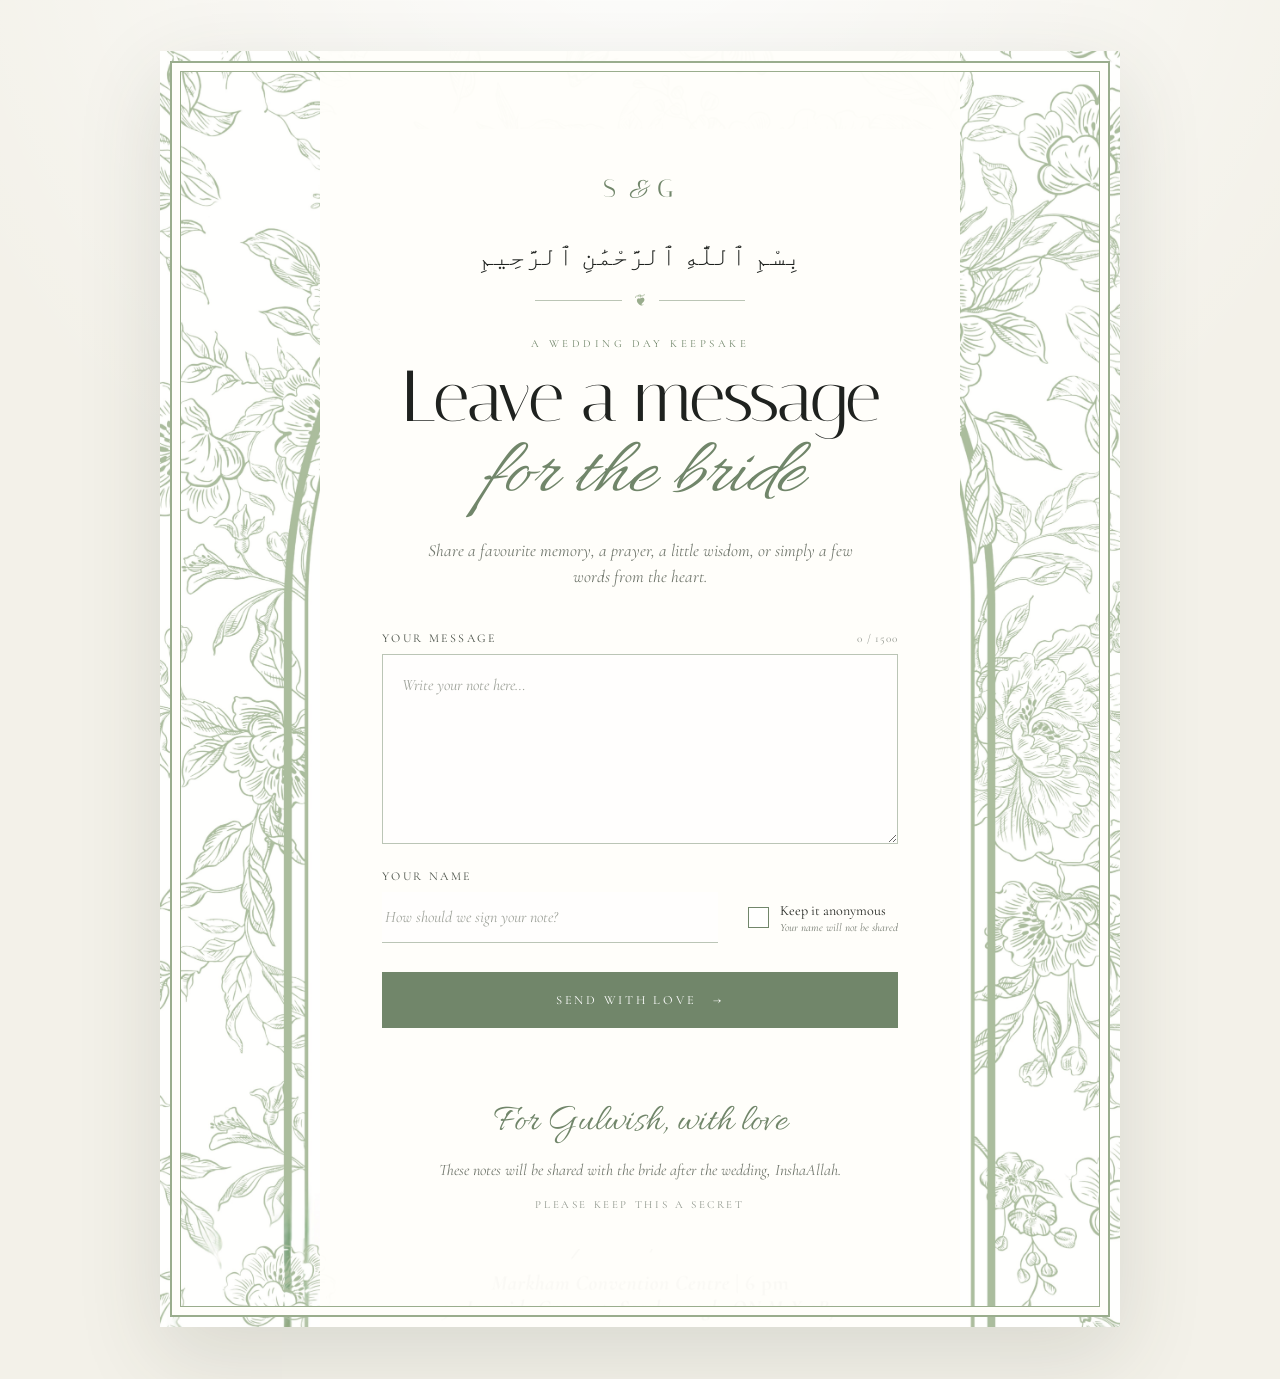
<file: messages/index.html>
<!doctype html>
<html lang="en">
  <head>
    <meta charset="utf-8">
    <meta name="viewport" content="width=device-width, initial-scale=1">
    <meta name="theme-color" content="#f7f5ee">
    <title>Surprise for the Bride</title>
    <link rel="preconnect" href="https://fonts.googleapis.com">
    <link rel="preconnect" href="https://fonts.gstatic.com" crossorigin>
    <link href="https://fonts.googleapis.com/css2?family=Allura&family=Cormorant+Garamond:ital,wght@0,400;0,500;0,600;1,400;1,500&family=Italiana&display=swap" rel="stylesheet">
    <link rel="stylesheet" href="../messages.css?v=20260821a">
  </head>
  <body>
    <main class="page-shell">
      <section class="stationery" aria-label="Bride message form">
        <div class="stationery-inner">
          <header class="invitation-header">
            <p class="monogram" aria-label="Shaheer and Gulwish"><span>S</span><i>&amp;</i><span>G</span></p>
            <p class="bismillah" lang="ar" dir="rtl">بِسْمِ ٱللَّٰهِ ٱلرَّحْمَٰنِ ٱلرَّحِيمِ</p>
            <div class="botanical-rule" aria-hidden="true"><span>❦</span></div>
            <p class="kicker">A WEDDING DAY KEEPSAKE</p>
            <h1><span>Leave a message</span><em>for the bride</em></h1>
            <p class="introduction">Share a favourite memory, a prayer, a little wisdom, or simply a few words from the heart.</p>
          </header>

          <form id="messageForm" class="message-form">
            <div class="field-group message-field">
              <div class="label-row">
                <label for="message">Your message</label>
                <span id="messageCount" class="character-count" aria-live="polite">0 / 1500</span>
              </div>
              <textarea id="message" name="message" maxlength="1500" placeholder="Write your note here…" required></textarea>
            </div>

            <div class="identity-row">
              <div class="field-group name-group">
                <label for="name">Your name</label>
                <input id="name" name="name" type="text" maxlength="80" autocomplete="name" placeholder="How should we sign your note?">
              </div>

              <label class="anonymous-choice">
                <input id="anonymous" name="anonymous" type="checkbox">
                <span class="checkmark" aria-hidden="true"></span>
                <span class="anonymous-copy"><strong>Keep it anonymous</strong><small>Your name will not be shared</small></span>
              </label>
            </div>

            <button id="submitButton" type="submit"><span>Send with love</span><span aria-hidden="true">→</span></button>
            <p id="status" class="status" role="status" aria-live="polite"></p>
          </form>

          <footer class="invitation-footer">
            <p class="sign-off">For Gulwish, with love</p>
            <p>These notes will be shared with the bride after the wedding, InshaAllah.</p>
            <p class="secret-note">PLEASE KEEP THIS A SECRET</p>
          </footer>
        </div>
      </section>
    </main>

    <script>window.MESSAGES_CONFIG = { GOOGLE_SCRIPT_URL: "https://script.google.com/macros/s/AKfycbzR0C3f7CD_k56DmHD6vDjOwSdDDGbOG5ZdrrQ94lF_8BxwGDfL5MnVBjAroQpxLgRU8g/exec" };</script>
    <script src="../messages.js?v=20260820a"></script>
  </body>
</html>
</file>
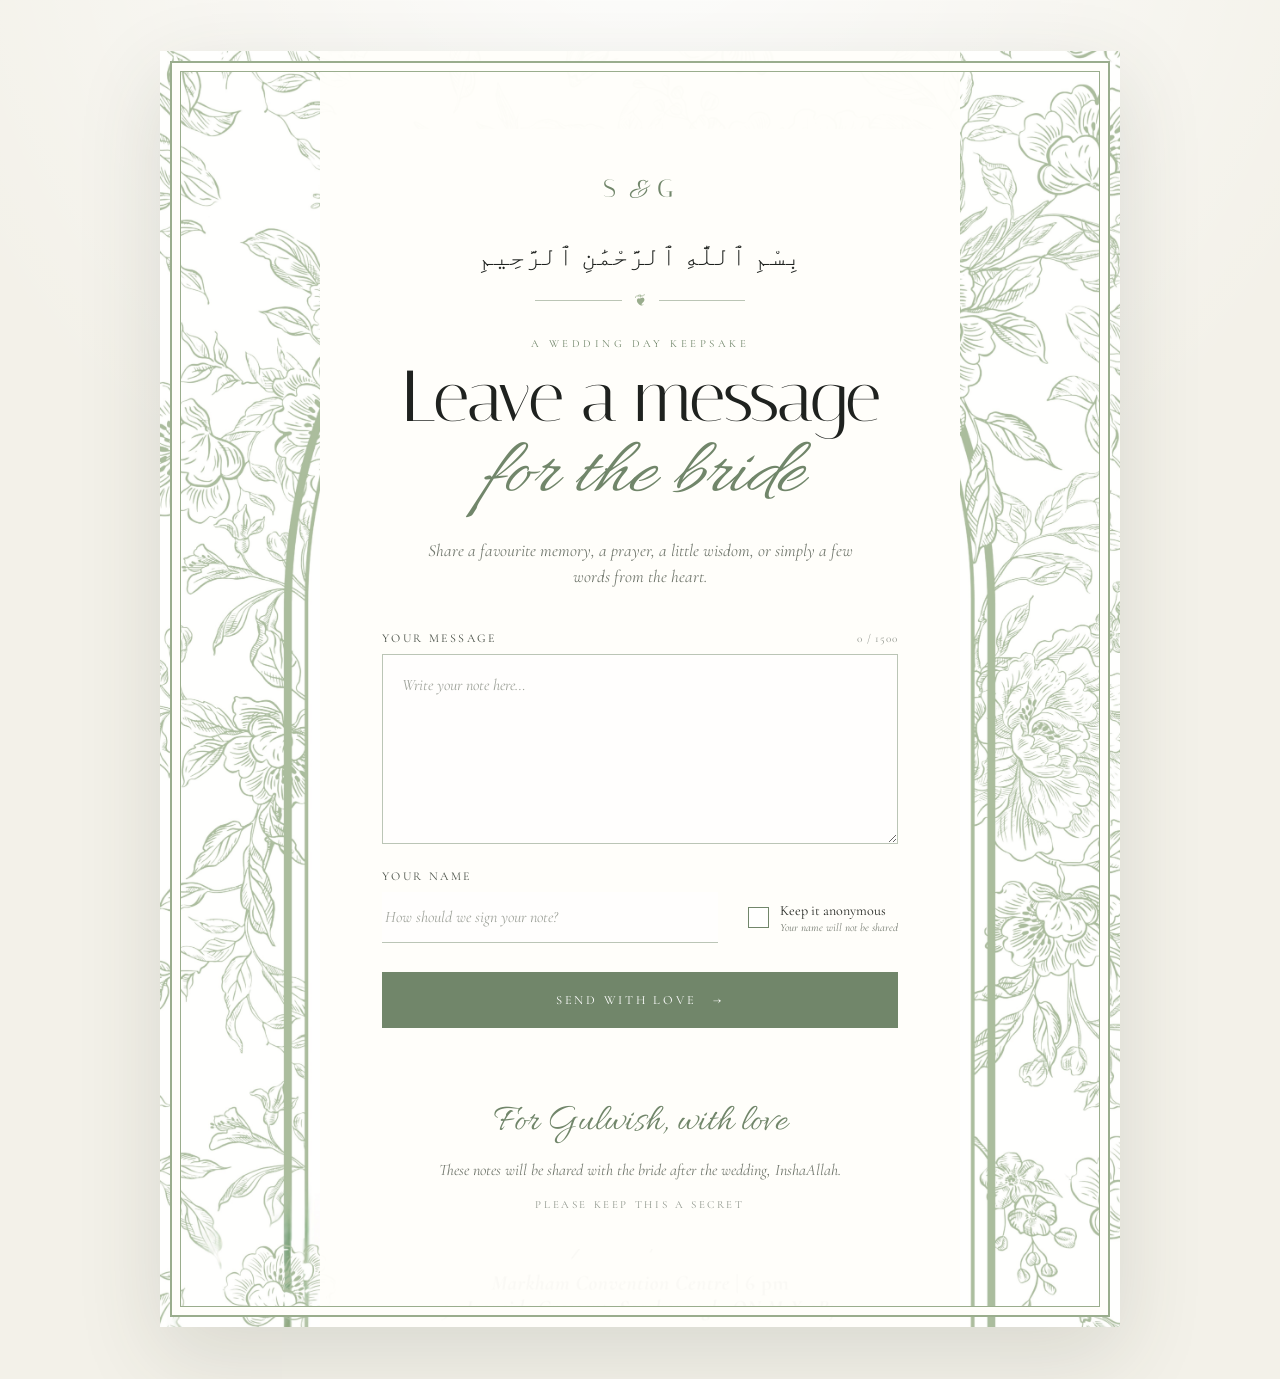
<file: messages.html>
<!doctype html>
<html lang="en">
  <head>
    <meta charset="utf-8">
    <meta name="viewport" content="width=device-width, initial-scale=1">
    <meta name="theme-color" content="#f7f5ee">
    <title>Surprise for the Bride</title>
    <link rel="preconnect" href="https://fonts.googleapis.com">
    <link rel="preconnect" href="https://fonts.gstatic.com" crossorigin>
    <link href="https://fonts.googleapis.com/css2?family=Allura&family=Cormorant+Garamond:ital,wght@0,400;0,500;0,600;1,400;1,500&family=Italiana&display=swap" rel="stylesheet">
    <link rel="stylesheet" href="messages.css?v=20260821a">
  </head>
  <body>
    <main class="page-shell">
      <section class="stationery" aria-label="Bride message form">
        <div class="stationery-inner">
          <header class="invitation-header">
            <p class="monogram" aria-label="Shaheer and Gulwish">
              <span>S</span><i>&amp;</i><span>G</span>
            </p>
            <p class="bismillah" lang="ar" dir="rtl">بِسْمِ ٱللَّٰهِ ٱلرَّحْمَٰنِ ٱلرَّحِيمِ</p>
            <div class="botanical-rule" aria-hidden="true"><span>❦</span></div>
            <p class="kicker">A WEDDING DAY KEEPSAKE</p>
            <h1><span>Leave a message</span><em>for the bride</em></h1>
            <p class="introduction">Share a favourite memory, a prayer, a little wisdom, or simply a few words from the heart.</p>
          </header>

          <form id="messageForm" class="message-form">
            <div class="field-group message-field">
              <div class="label-row">
                <label for="message">Your message</label>
                <span id="messageCount" class="character-count" aria-live="polite">0 / 1500</span>
              </div>
              <textarea id="message" name="message" maxlength="1500" placeholder="Write your note here…" required></textarea>
            </div>

            <div class="identity-row">
              <div class="field-group name-group">
                <label for="name">Your name</label>
                <input id="name" name="name" type="text" maxlength="80" autocomplete="name" placeholder="How should we sign your note?">
              </div>

              <label class="anonymous-choice">
                <input id="anonymous" name="anonymous" type="checkbox">
                <span class="checkmark" aria-hidden="true"></span>
                <span class="anonymous-copy"><strong>Keep it anonymous</strong><small>Your name will not be shared</small></span>
              </label>
            </div>

            <button id="submitButton" type="submit"><span>Send with love</span><span aria-hidden="true">→</span></button>
            <p id="status" class="status" role="status" aria-live="polite"></p>
          </form>

          <footer class="invitation-footer">
            <p class="sign-off">For Gulwish, with love</p>
            <p>These notes will be shared with the bride after the wedding, InshaAllah.</p>
            <p class="secret-note">PLEASE KEEP THIS A SECRET</p>
          </footer>
        </div>
      </section>
    </main>

    <script>window.MESSAGES_CONFIG = { GOOGLE_SCRIPT_URL: "https://script.google.com/macros/s/AKfycbzR0C3f7CD_k56DmHD6vDjOwSdDDGbOG5ZdrrQ94lF_8BxwGDfL5MnVBjAroQpxLgRU8g/exec" };</script>
    <script src="messages.js?v=20260820a"></script>
  </body>
</html>
</file>
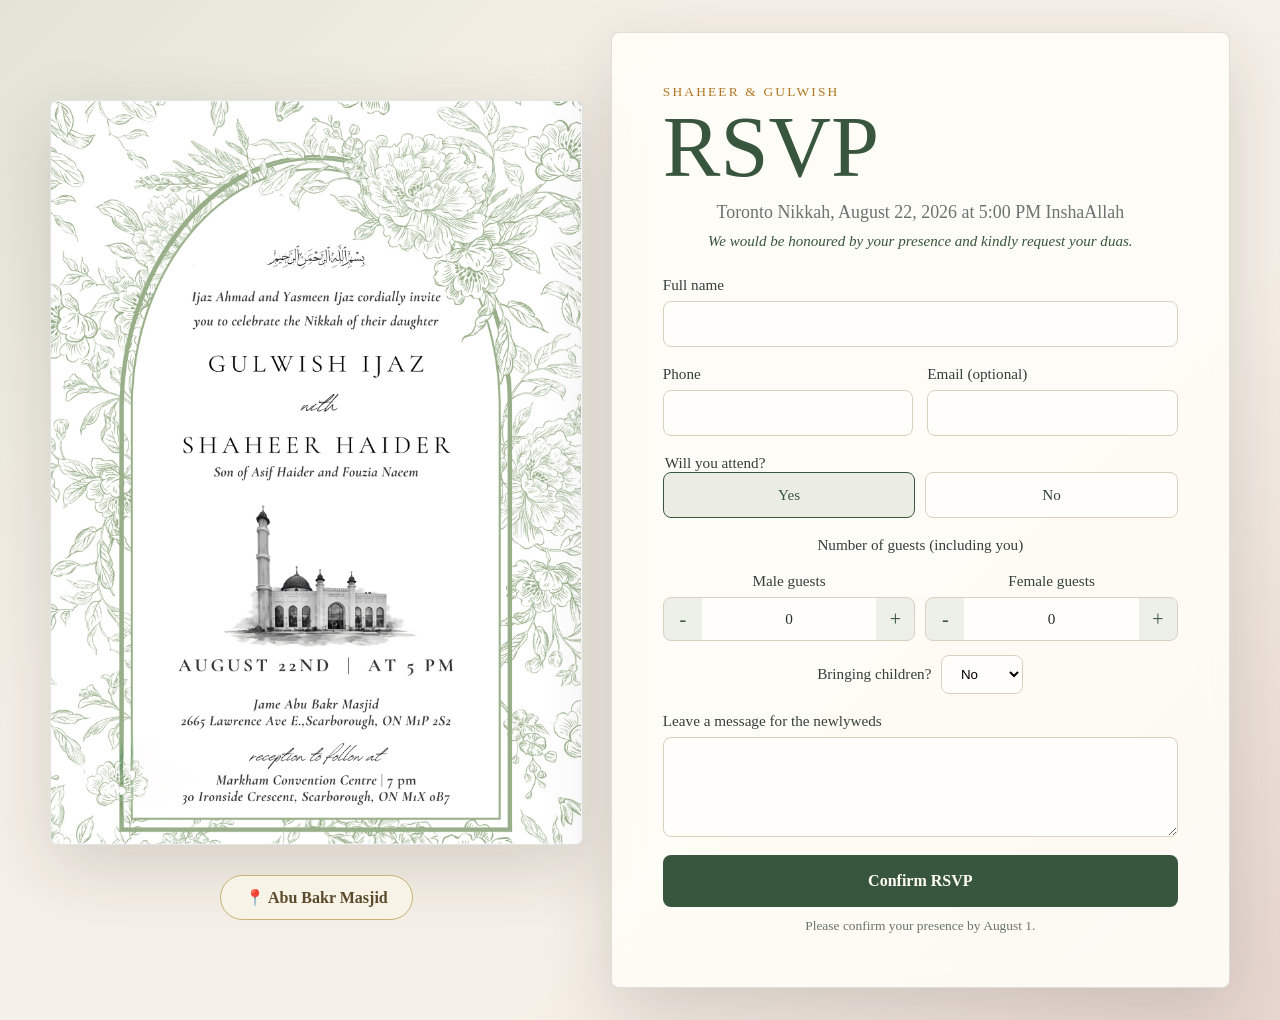
<file: nikkah.html>
<!doctype html>
<html lang="en">
  <head>
    <meta charset="utf-8">
    <meta name="viewport" content="width=device-width, initial-scale=1">
    <title>Shaheer & Gulwish RSVP</title>
    <link rel="stylesheet" href="styles.css?v=20260627g">
    <style>
      .guest-grid{display:grid;grid-template-columns:minmax(0,1fr) minmax(0,1fr);gap:10px}.guest-control{min-width:0;text-align:center}.stepper{display:grid;grid-template-columns:38px minmax(34px,1fr) 38px;min-height:44px;overflow:hidden;border:1px solid var(--line);border-radius:8px;background:#fffefa}.stepper input{border:0;border-radius:0;padding:0 4px;text-align:center;appearance:textfield}.stepper input::-webkit-outer-spin-button,.stepper input::-webkit-inner-spin-button{margin:0;appearance:none}.stepper-button{min-width:0;border:0;background:rgba(111,143,108,.12);color:var(--green-dark);cursor:pointer;font-size:1.25rem;line-height:1}.children-toggle{display:flex;align-items:center;justify-content:center;gap:10px;margin-top:14px;text-align:center}.children-toggle select{width:auto;min-width:78px;max-width:92px;padding:10px 26px 10px 12px;border:1px solid var(--line);border-radius:8px;background:#fffefa;text-align:center}.children-count{display:grid;justify-self:center;justify-items:center;width:100%;max-width:220px;margin:10px auto 0}.children-count .stepper{width:100%}.children-count[hidden]{display:none}body[data-event="walima"] .stepper-button{background:rgba(127,18,29,.1);color:var(--rose)}@media (max-width:560px){.guest-grid{grid-template-columns:minmax(0,1fr) minmax(0,1fr)}.stepper{grid-template-columns:32px minmax(28px,1fr) 32px}.children-toggle{gap:8px}}
    </style>
  </head>
  <body>
    <main class="page-shell">
      <section class="card-preview" aria-label="Wedding invitation preview">

        <div class="image-frame">
          <img
            src="nikkah-card-20260701.svg"
            alt="Toronto Nikkah Invitation"
            style="width:100%;height:auto;"
          >
        </div>

        <div style="text-align:center; margin-top:20px;">
          <a
            href="https://maps.app.goo.gl/zXjBPPraqcPyHdMF7"
            target="_blank"
            class="map-button"
          >
            📍 Abu Bakr Masjid
          </a>
        </div>
      </section>

      <section class="rsvp-panel" aria-labelledby="formTitle">
        <p class="eyebrow">Shaheer & Gulwish</p>
        <h1 id="formTitle">RSVP</h1>
        <p id="eventSummary" class="event-summary">
          Toronto Nikkah, August 22, 2026 at 5:00 PM InshaAllah
        </p>
        <p class="rsvp-blessing">
          We would be honoured by your presence and kindly request your duas.
        </p>
        <form id="rsvpForm" novalidate>
          <input type="hidden" name="event" id="eventInput" value="Toronto Nikkah">
          <input type="hidden" name="event_city" id="eventCityInput" value="Toronto">
          <input type="hidden" name="event_date" id="eventDateInput" value="August 22, 2026">
          <input type="hidden" name="family" id="familyInput">

          <label>
            Full name
            <input name="name" type="text" autocomplete="name" required>
          </label>

          <div class="field-grid">
            <label>
              Phone
              <input name="phone" type="tel" autocomplete="tel" inputmode="tel">
            </label>
            <label>
              Email (optional)
              <input name="email" type="email" autocomplete="email">
            </label>
          </div>

          <fieldset>
            <legend>Will you attend?</legend>
            <div class="choice-row">
              <label class="choice">
                <input type="radio" name="attending" value="Yes" checked>
                <span>Yes</span>
              </label>
              <label class="choice">
                <input type="radio" name="attending" value="No">
                <span>No</span>
              </label>
            </div>
          </fieldset>

          <fieldset id="guestGroup" class="guest-group">
            <legend>Number of guests (including you)</legend>
            <div class="guest-grid">
              <label class="guest-control">
                <span>Male guests</span>
                <span class="stepper">
                  <button type="button" class="stepper-button" data-stepper-target="maleGuestCount" data-stepper-change="-1" aria-label="Decrease male guests">-</button>
                  <input id="maleGuestCount" name="guest_count_male" type="number" min="0" max="20" value="0" inputmode="numeric">
                  <button type="button" class="stepper-button" data-stepper-target="maleGuestCount" data-stepper-change="1" aria-label="Increase male guests">+</button>
                </span>
              </label>
              <label class="guest-control">
                <span>Female guests</span>
                <span class="stepper">
                  <button type="button" class="stepper-button" data-stepper-target="femaleGuestCount" data-stepper-change="-1" aria-label="Decrease female guests">-</button>
                  <input id="femaleGuestCount" name="guest_count_female" type="number" min="0" max="20" value="0" inputmode="numeric">
                  <button type="button" class="stepper-button" data-stepper-target="femaleGuestCount" data-stepper-change="1" aria-label="Increase female guests">+</button>
                </span>
              </label>
            </div>
            <label class="children-toggle">
              Bringing children?
              <select id="bringingChildren" name="bringing_children" onchange="syncGuestField()">
                <option value="No" selected>No</option>
                <option value="Yes">Yes</option>
              </select>
            </label>
            <label id="childrenCountWrap" class="guest-control children-count" hidden>
              <span>Children</span>
              <span class="stepper">
                <button type="button" class="stepper-button" data-stepper-target="childrenGuestCount" data-stepper-change="-1" aria-label="Decrease children">-</button>
                <input id="childrenGuestCount" name="guest_count_children" type="number" min="0" max="20" value="0" inputmode="numeric">
                <button type="button" class="stepper-button" data-stepper-target="childrenGuestCount" data-stepper-change="1" aria-label="Increase children">+</button>
              </span>
            </label>
            <input id="guestCount" name="guest_count" type="hidden" value="0">
          </fieldset>

          <label>
            Leave a message for the newlyweds
            <textarea name="message" rows="4"></textarea>
          </label>

          <button id="submitButton" class="submit-button" type="submit">
            Confirm RSVP
          </button>

          <p id="formStatus" class="form-status" role="status" aria-live="polite"></p>
          <p class="rsvp-deadline">Please confirm your presence by August 1.</p>
        </form>
      </section>
    </main>

    <script src="script.js?v=20260713a"></script>
    <script>
      function ensureInshaAllah() {
        const summary = document.querySelector("#eventSummary");
        if (summary && !summary.textContent.includes("InshaAllah")) {
          summary.textContent = `${summary.textContent.trim()} InshaAllah`;
        }
      }

      ensureInshaAllah();
      document.querySelectorAll(".event-tab").forEach((tab) => {
        tab.addEventListener("click", () => setTimeout(ensureInshaAllah, 0));
      });

      if (!window.rsvpStepperReady) {
        document.querySelectorAll("[data-stepper-target]").forEach((button) => {
          button.addEventListener("click", () => {
            const input = document.querySelector(`#${button.dataset.stepperTarget}`);
            const total = document.querySelector("#guestCount");

            if (!input) return;

            const change = Number(button.dataset.stepperChange) || 0;
            const min = Number(input.min) || 0;
            const max = Number(input.max) || 20;
            input.value = Math.min(Math.max((Number(input.value) || 0) + change, min), max);

            if (total) {
              const male = Number(document.querySelector("#maleGuestCount")?.value) || 0;
              const female = Number(document.querySelector("#femaleGuestCount")?.value) || 0;
              const children = Number(document.querySelector("#childrenGuestCount")?.value) || 0;
              total.value = male + female + children;
            }
          });
        });
      }
    </script>
  </body>
</html>
</file>
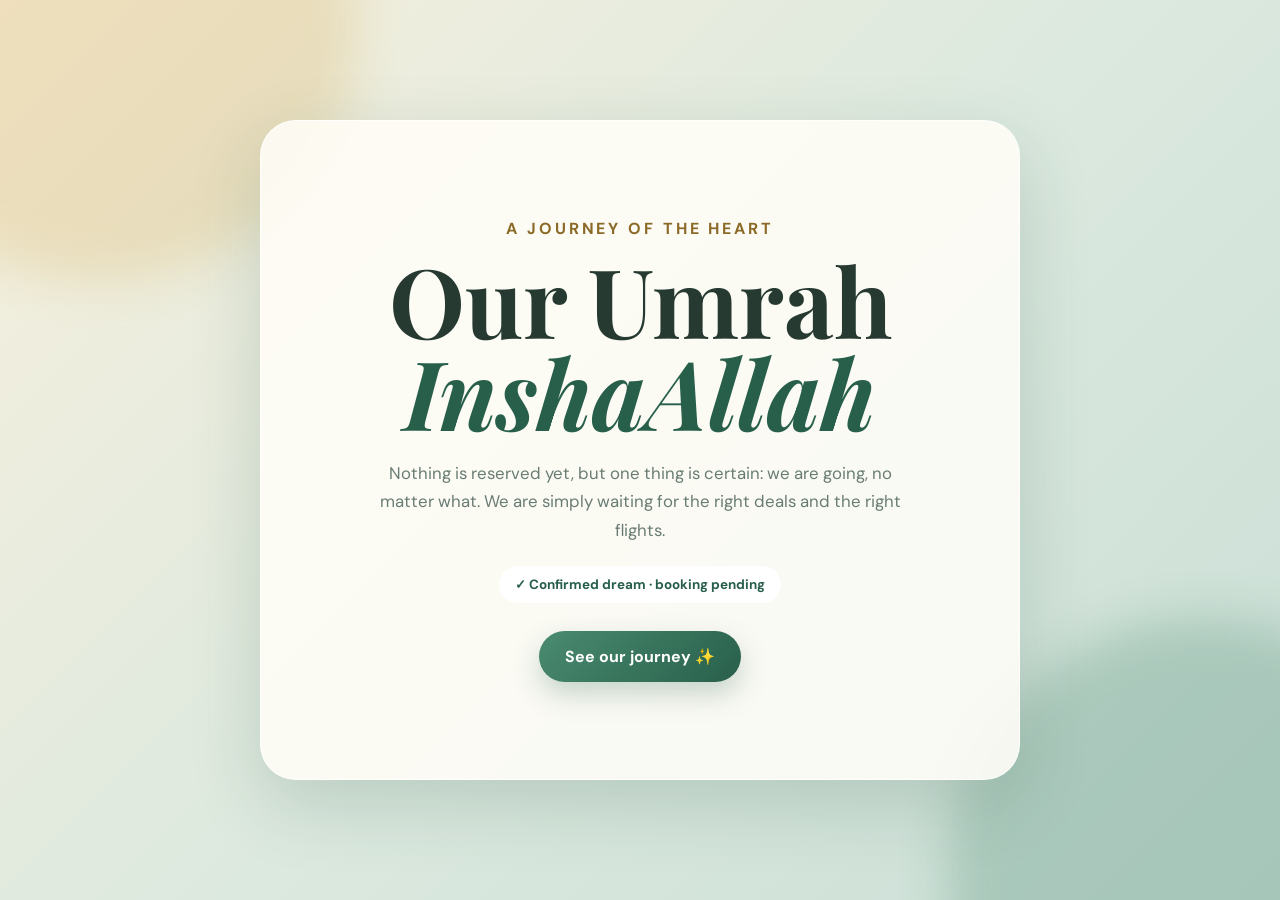
<file: umrah.html>
<!doctype html><html lang="en"><head><meta charset="utf-8"><meta name="viewport" content="width=device-width,initial-scale=1"><title>Our Umrah Journey</title><style>@import url('https://fonts.googleapis.com/css2?family=DM+Sans:wght@400;600;700&family=Playfair+Display:wght@600;700&display=swap');*{box-sizing:border-box}body{margin:0;min-height:100vh;background:linear-gradient(135deg,#f8f0dd,#dce9df 52%,#c9ded5);color:#263a32;font-family:"DM Sans",sans-serif}body:before,body:after{content:"";position:fixed;width:40vw;height:40vw;border-radius:50%;filter:blur(24px);opacity:.28}body:before{top:-18vw;left:-12vw;background:#d8b568}body:after{right:-14vw;bottom:-18vw;background:#4d8a72}main{position:relative;z-index:1;min-height:100svh;display:grid;place-items:center;padding:20px}.card{width:min(760px,100%);min-height:min(660px,calc(100svh - 40px));display:grid;place-items:center;padding:clamp(28px,7vw,66px);border:1px solid #ffffffcc;border-radius:36px;background:#fffdf7df;box-shadow:0 24px 70px #244c3d2e;text-align:center}.stage{width:100%}.stage[hidden],.plan[hidden]{display:none}.eyebrow{margin:0 0 14px;color:#8b6a27;font-weight:700;letter-spacing:.18em;text-transform:uppercase}h1,h2,h3{font-family:"Playfair Display",serif}h1{margin:0;font-size:clamp(3rem,10vw,6rem);line-height:.96}h1 em,h2{color:#285f4b}.copy{max-width:540px;margin:22px auto;color:#697c73;font-size:1.05rem;line-height:1.7}.status{display:inline-block;margin-bottom:28px;padding:10px 16px;border-radius:99px;background:#fff;color:#285f4b;font-size:.84rem;font-weight:700}.primary,.secondary{cursor:pointer;font:inherit;font-weight:700}.primary{padding:15px 26px;border:0;border-radius:99px;background:linear-gradient(135deg,#4a8b70,#285f4b);color:#fff;box-shadow:0 12px 28px #285f4b40}.secondary{padding:12px 20px;border:1px solid #285f4b33;border-radius:99px;background:transparent;color:#285f4b}h2{margin:0;font-size:clamp(3.8rem,14vw,7rem);line-height:.92}.subtitle{margin:17px 0 26px;color:#697c73;font-size:clamp(1.15rem,3.5vw,1.45rem);font-weight:600}.details{display:grid;grid-template-columns:1fr 1fr;gap:12px;margin-bottom:22px}.details div{padding:17px;border-radius:19px;background:#fff;text-align:left}.details small{display:block;margin-bottom:6px;color:#a47b2f;font-weight:700;text-transform:uppercase}.details b{display:block;line-height:1.4}.plan{margin-top:20px;padding:22px;border:1px solid #285f4b24;border-radius:24px;background:#ffffffb3;animation:pop .5s}.plan h3{margin:0 0 15px;color:#285f4b;font-size:1.6rem}.plan ul{display:grid;gap:9px;margin:0;padding:0;list-style:none}.plan li{padding:12px 14px;border-radius:14px;background:#fff;text-align:left;font-weight:600}.prayer{margin:18px 0 0;padding-top:17px;border-top:1px dashed #c6d6ce;color:#285f4b;font-family:"Playfair Display",serif;font-weight:600}@keyframes pop{from{opacity:0;transform:translateY(15px)}to{opacity:1;transform:none}}@media(max-width:550px){main{padding:10px}.card{min-height:calc(100svh - 20px);padding:28px 18px;border-radius:26px}.details{grid-template-columns:1fr}}</style></head><body><main><section class="card" aria-live="polite"><div class="stage" id="start"><p class="eyebrow">A journey of the heart</p><h1>Our Umrah<br><em>InshaAllah</em></h1><p class="copy">Nothing is reserved yet, but one thing is certain: we are going, no matter what. We are simply waiting for the right deals and the right flights.</p><div class="status">✓ Confirmed dream · booking pending</div><br><button class="primary" id="go">See our journey ✨</button></div><div class="stage" id="reveal" hidden><p class="eyebrow">Late October, InshaAllah</p><h2>Makkah & Madinah</h2><p class="subtitle">October 25 – November 8, 2026</p><div class="details"><div><small>Departure goal</small><b>Montréal → Jeddah</b></div><div><small>Return options</small><b>Jeddah or Madinah → Montréal</b></div><div><small>Airline goal</small><b>Turkish Airlines</b></div><div><small>Booking status</small><b>Watching for the best fares</b></div></div><p class="copy">The dates may flex with the deals, but the intention will not.</p><button class="secondary" id="more" aria-expanded="false">See the travel vision ↓</button><div class="plan" id="plan" hidden><h3>The journey we’re hoping for</h3><ul><li>✈️ Round trip from Montréal to Saudi Arabia</li><li>🕋 Arrive through Jeddah for Umrah</li><li>🌙 Time in both Makkah and Madinah</li><li>🛫 Possibly fly home directly from Madinah</li><li>🇹🇷 Aim for Turkish Airlines and an Istanbul stopover</li><li>🏨 Hope to qualify for two complimentary stopover nights</li></ul><p class="prayer">May Allah invite us, make the journey easy, and accept it from us. Ameen. 🤍</p></div></div></section></main><script>const a=document.querySelector('#start'),b=document.querySelector('#reveal'),p=document.querySelector('#plan'),m=document.querySelector('#more');document.querySelector('#go').onclick=()=>{a.hidden=true;b.hidden=false};m.onclick=()=>{let x=p.hidden;p.hidden=!x;m.textContent=x?'Hide the travel vision ↑':'See the travel vision ↓';m.setAttribute('aria-expanded',x)}</script></body></html>
</file>
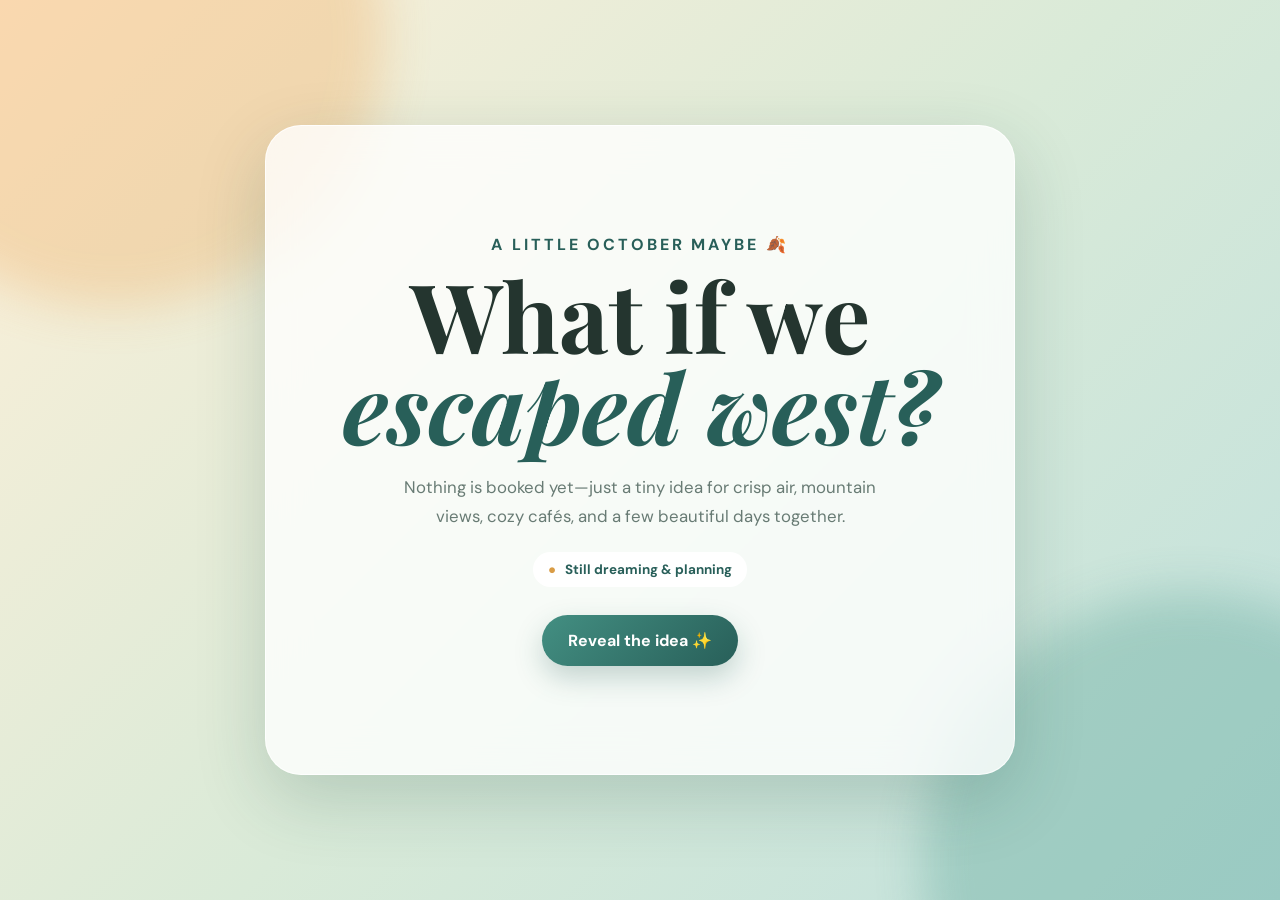
<file: vancouver.html>
<!doctype html><html lang="en"><head><meta charset="utf-8"><meta name="viewport" content="width=device-width,initial-scale=1"><title>Our October Maybe 🍂</title><link rel="stylesheet" href="vancouver.css"></head><body><main><section class="card" aria-live="polite"><div class="stage" id="start"><p class="eyebrow">A little October maybe 🍂</p><h1>What if we<br><em>escaped west?</em></h1><p class="copy">Nothing is booked yet—just a tiny idea for crisp air, mountain views, cozy cafés, and a few beautiful days together.</p><div class="status">● &nbsp; Still dreaming &amp; planning</div><br><button class="primary" id="go">Reveal the idea ✨</button></div><div class="stage" id="reveal" hidden><p class="eyebrow">Our possible October escape</p><h2>Vancouver</h2><p class="subtitle">Ocean, mountains, autumn—and us. 🍁</p><div class="details"><div><small>When</small><b>October 2026 · Dates TBD</b></div><div><small>Status</small><b>A beautiful maybe 🤞</b></div><div><small>Vibe</small><b>Cozy city + wild nature</b></div><div><small>Made for</small><b>Slow mornings &amp; big views</b></div></div><p class="copy">This is our first draft—not a promise yet, just a possibility worth getting excited about.</p><button class="secondary" id="more" aria-expanded="false">See the draft plan ↓</button><div class="plan" id="plan" hidden><h3>A few ideas for us</h3><ul><li>🚲 Stanley Park</li><li>🍜 Granville Island</li><li>🌉 Capilano Bridge</li><li>🏔️ Whistler day trip</li><li>🌅 English Bay sunset</li><li>🚆 Seattle trip</li></ul><p>If this becomes real, we’ll shape every little detail together. ❤️</p></div></div></section></main><script>const a=document.querySelector('#start'),b=document.querySelector('#reveal'),p=document.querySelector('#plan'),m=document.querySelector('#more');document.querySelector('#go').onclick=()=>{a.hidden=true;b.hidden=false};m.onclick=()=>{let x=p.hidden;p.hidden=!x;m.textContent=x?'Hide the draft plan ↑':'See the draft plan ↓';m.setAttribute('aria-expanded',x)}</script></body></html>
</file>
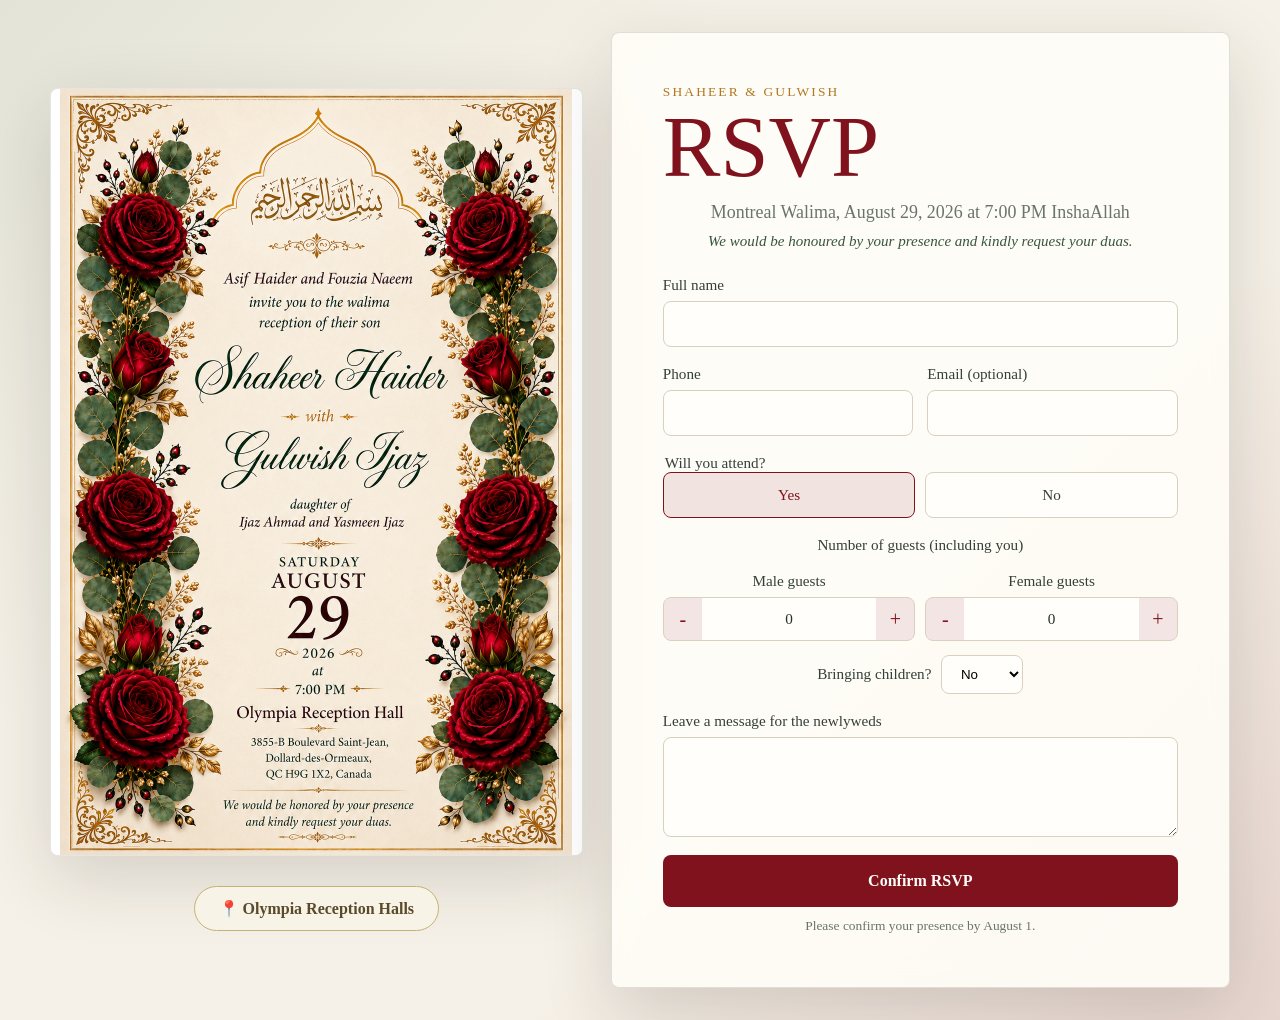
<file: walima.html>
<!doctype html>
<html lang="en">
  <head>
    <meta charset="utf-8">
    <meta name="viewport" content="width=device-width, initial-scale=1">
    <title>Shaheer & Gulwish RSVP</title>
    <link rel="stylesheet" href="styles.css?v=20260627g">
    <style>
      .guest-grid{display:grid;grid-template-columns:minmax(0,1fr) minmax(0,1fr);gap:10px}.guest-control{min-width:0;text-align:center}.stepper{display:grid;grid-template-columns:38px minmax(34px,1fr) 38px;min-height:44px;overflow:hidden;border:1px solid var(--line);border-radius:8px;background:#fffefa}.stepper input{border:0;border-radius:0;padding:0 4px;text-align:center;appearance:textfield}.stepper input::-webkit-outer-spin-button,.stepper input::-webkit-inner-spin-button{margin:0;appearance:none}.stepper-button{min-width:0;border:0;background:rgba(111,143,108,.12);color:var(--green-dark);cursor:pointer;font-size:1.25rem;line-height:1}.children-toggle{display:flex;align-items:center;justify-content:center;gap:10px;margin-top:14px;text-align:center}.children-toggle select{width:auto;min-width:78px;max-width:92px;padding:10px 26px 10px 12px;border:1px solid var(--line);border-radius:8px;background:#fffefa;text-align:center}.children-count{display:grid;justify-self:center;justify-items:center;width:100%;max-width:220px;margin:10px auto 0}.children-count .stepper{width:100%}.children-count[hidden]{display:none}body[data-event="walima"] .stepper-button{background:rgba(127,18,29,.1);color:var(--rose)}@media (max-width:560px){.guest-grid{grid-template-columns:minmax(0,1fr) minmax(0,1fr)}.stepper{grid-template-columns:32px minmax(28px,1fr) 32px}.children-toggle{gap:8px}}
    </style>
  </head>
  <body>
    <main class="page-shell">
      <section class="card-preview" aria-label="Wedding invitation preview">

<div class="image-frame">
  <img
    src="walima-card.png"
    alt="Montreal Walima Invitation"
    style="width:100%;height:auto;"
  >
</div>
        
<div style="text-align:center; margin-top:20px;">
  <a
    href="https://maps.app.goo.gl/wWGvU4zyH9VdX9dw7"
    target="_blank"
    class="map-button"
  >
    📍 Olympia Reception Halls
  </a>
</div>
      </section>

      <section class="rsvp-panel" aria-labelledby="formTitle">
        <p class="eyebrow">Shaheer & Gulwish</p>
        <h1 id="formTitle">RSVP</h1>
        <p id="eventSummary" class="event-summary">
          Montreal Walima, August 29, 2026 at 7:00 PM InshaAllah
        </p>
        <p class="rsvp-blessing">
          We would be honoured by your presence and kindly request your duas.
        </p>
        <form id="rsvpForm" novalidate>
          <input type="hidden" name="event" id="eventInput" value="Montreal Walima">
          <input type="hidden" name="event_city" id="eventCityInput" value="Montreal">
          <input type="hidden" name="event_date" id="eventDateInput" value="August 29, 2026">
          <input type="hidden" name="family" id="familyInput">

          <label>
            Full name
            <input name="name" type="text" autocomplete="name" required>
          </label>

          <div class="field-grid">
            <label>
              Phone
              <input name="phone" type="tel" autocomplete="tel" inputmode="tel">
            </label>
            <label>
              Email (optional)
              <input name="email" type="email" autocomplete="email">
            </label>
          </div>

          <fieldset>
            <legend>Will you attend?</legend>
            <div class="choice-row">
              <label class="choice">
                <input type="radio" name="attending" value="Yes" checked>
                <span>Yes</span>
              </label>
              <label class="choice">
                <input type="radio" name="attending" value="No">
                <span>No</span>
              </label>
            </div>
          </fieldset>

          <fieldset id="guestGroup" class="guest-group">
            <legend>Number of guests (including you)</legend>
            <div class="guest-grid">
              <label class="guest-control">
                <span>Male guests</span>
                <span class="stepper">
                  <button type="button" class="stepper-button" data-stepper-target="maleGuestCount" data-stepper-change="-1" aria-label="Decrease male guests">-</button>
                  <input id="maleGuestCount" name="guest_count_male" type="number" min="0" max="20" value="0" inputmode="numeric">
                  <button type="button" class="stepper-button" data-stepper-target="maleGuestCount" data-stepper-change="1" aria-label="Increase male guests">+</button>
                </span>
              </label>
              <label class="guest-control">
                <span>Female guests</span>
                <span class="stepper">
                  <button type="button" class="stepper-button" data-stepper-target="femaleGuestCount" data-stepper-change="-1" aria-label="Decrease female guests">-</button>
                  <input id="femaleGuestCount" name="guest_count_female" type="number" min="0" max="20" value="0" inputmode="numeric">
                  <button type="button" class="stepper-button" data-stepper-target="femaleGuestCount" data-stepper-change="1" aria-label="Increase female guests">+</button>
                </span>
              </label>
            </div>
            <label class="children-toggle">
              Bringing children?
              <select id="bringingChildren" name="bringing_children" onchange="syncGuestField()">
                <option value="No" selected>No</option>
                <option value="Yes">Yes</option>
              </select>
            </label>
            <label id="childrenCountWrap" class="guest-control children-count" hidden>
              <span>Children</span>
              <span class="stepper">
                <button type="button" class="stepper-button" data-stepper-target="childrenGuestCount" data-stepper-change="-1" aria-label="Decrease children">-</button>
                <input id="childrenGuestCount" name="guest_count_children" type="number" min="0" max="20" value="0" inputmode="numeric">
                <button type="button" class="stepper-button" data-stepper-target="childrenGuestCount" data-stepper-change="1" aria-label="Increase children">+</button>
              </span>
            </label>
            <input id="guestCount" name="guest_count" type="hidden" value="0">
          </fieldset>

          <label>
            Leave a message for the newlyweds
            <textarea name="message" rows="4"></textarea>
          </label>

          <button id="submitButton" class="submit-button" type="submit">
            Confirm RSVP
          </button>

          <p id="formStatus" class="form-status" role="status" aria-live="polite"></p>
          <p class="rsvp-deadline">Please confirm your presence by August 1.</p>
        </form>
      </section>
    </main>

    <script src="script.js?v=20260713a"></script>
    <script>
      function ensureInshaAllah() {
        const summary = document.querySelector("#eventSummary");
        if (summary && !summary.textContent.includes("InshaAllah")) {
          summary.textContent = `${summary.textContent.trim()} InshaAllah`;
        }
      }

      ensureInshaAllah();
      document.querySelectorAll(".event-tab").forEach((tab) => {
        tab.addEventListener("click", () => setTimeout(ensureInshaAllah, 0));
      });

      if (!window.rsvpStepperReady) {
        document.querySelectorAll("[data-stepper-target]").forEach((button) => {
          button.addEventListener("click", () => {
            const input = document.querySelector(`#${button.dataset.stepperTarget}`);
            const total = document.querySelector("#guestCount");

            if (!input) return;

            const change = Number(button.dataset.stepperChange) || 0;
            const min = Number(input.min) || 0;
            const max = Number(input.max) || 20;
            input.value = Math.min(Math.max((Number(input.value) || 0) + change, min), max);

            if (total) {
              const male = Number(document.querySelector("#maleGuestCount")?.value) || 0;
              const female = Number(document.querySelector("#femaleGuestCount")?.value) || 0;
              const children = Number(document.querySelector("#childrenGuestCount")?.value) || 0;
              total.value = male + female + children;
            }
          });
        });
      }
    </script>
  </body>
</html>
</file>
<file: messages.css>
:root {
  --sage: #9aad8d;
  --sage-deep: #71866a;
  --sage-pale: #dfe7db;
  --paper: #fffefa;
  --canvas: #f3f1e9;
  --ink: #252823;
  --muted: #73796f;
  --line: rgba(113, 134, 106, 0.48);
}

* { box-sizing: border-box; }
html { background: var(--canvas); }

body {
  margin: 0;
  min-width: 320px;
  min-height: 100vh;
  color: var(--ink);
  background: radial-gradient(circle at 50% -10%, rgba(255,255,255,.96), transparent 48rem), var(--canvas);
  font-family: "Cormorant Garamond", Georgia, serif;
  -webkit-font-smoothing: antialiased;
}

button, input, textarea { font: inherit; }

.page-shell {
  min-height: 100vh;
  display: grid;
  place-items: center;
  padding: clamp(18px, 4vw, 64px);
}

.stationery {
  position: relative;
  isolation: isolate;
  width: min(960px, 100%);
  min-height: 1080px;
  padding: clamp(42px, 7vw, 78px) clamp(28px, 10vw, 118px);
  overflow: hidden;
  background: var(--paper);
  box-shadow: 0 28px 80px rgba(55, 65, 49, .14);
}

.stationery::before {
  content: "";
  position: absolute;
  z-index: -2;
  inset: 0;
  background: url("nikkah-card.jpeg") top center / 100% auto repeat-y;
  opacity: .82;
}

.stationery::after {
  content: "";
  position: absolute;
  z-index: 3;
  inset: 20px;
  border: 1px solid var(--sage);
  box-shadow: 0 0 0 8px var(--paper), 0 0 0 10px var(--sage);
  pointer-events: none;
}

.stationery-inner {
  position: relative;
  z-index: 1;
  width: min(640px, 100%);
  min-height: 940px;
  margin: 0 auto;
  padding: 44px clamp(22px, 5vw, 62px) 38px;
  background: linear-gradient(90deg, transparent, rgba(255,255,255,.9) 10%, rgba(255,255,255,.98) 50%, rgba(255,255,255,.9) 90%, transparent), rgba(255,254,250,.96);
}

.stationery-inner::before {
  content: "";
  position: absolute;
  z-index: -1;
  inset: -120px 0 -240px;
  background: rgba(255, 254, 250, .97);
}

.invitation-header { text-align: center; }

.monogram {
  display: flex;
  justify-content: center;
  align-items: baseline;
  gap: 8px;
  margin: 0 0 25px;
  color: var(--sage-deep);
  font-family: "Italiana", Georgia, serif;
  font-size: 1.55rem;
  letter-spacing: .15em;
}

.monogram i {
  font-family: "Allura", "Snell Roundhand", cursive;
  font-size: 1.85rem;
  font-weight: 400;
  letter-spacing: 0;
}

.bismillah {
  margin: 0;
  color: #1e211e;
  font-family: "Times New Roman", serif;
  font-size: clamp(1.25rem, 2.6vw, 1.65rem);
  line-height: 1.6;
}

.botanical-rule {
  display: flex;
  align-items: center;
  width: min(210px, 58%);
  margin: 13px auto 27px;
  color: var(--sage);
}

.botanical-rule::before, .botanical-rule::after { content: ""; flex: 1; border-top: 1px solid var(--line); }
.botanical-rule span { margin: 0 13px; font-size: 1rem; transform: rotate(-12deg); }

.kicker {
  margin: 0 0 14px;
  color: var(--sage-deep);
  font-size: .68rem;
  font-weight: 400;
  letter-spacing: .32em;
}

h1 { margin: 0; color: #1f221f; font-weight: 400; line-height: .92; }

h1 span {
  display: block;
  font-family: "Italiana", Georgia, serif;
  font-size: clamp(2.5rem, 6vw, 4.5rem);
  letter-spacing: -.035em;
}

h1 em {
  display: block;
  margin: 11px 0 0;
  color: var(--sage-deep);
  font-family: "Allura", "Snell Roundhand", cursive;
  font-size: clamp(2.8rem, 7vw, 5rem);
  font-weight: 400;
  line-height: .85;
}

.introduction {
  max-width: 450px;
  margin: 28px auto 40px;
  color: var(--muted);
  font-size: 1.08rem;
  font-style: italic;
  line-height: 1.55;
}

.message-form { display: grid; gap: 25px; }
.field-group { display: grid; gap: 9px; }

.field-group > label, .label-row label {
  color: #464d44;
  font-size: .75rem;
  font-weight: 400;
  letter-spacing: .2em;
  text-transform: uppercase;
}

.label-row { display: flex; justify-content: space-between; align-items: baseline; gap: 16px; }
.character-count { color: #92978f; font-size: .7rem; letter-spacing: .08em; }

textarea, input[type="text"] {
  width: 100%;
  border: 0;
  border-bottom: 1px solid var(--line);
  border-radius: 0;
  outline: none;
  background: rgba(255,255,255,.66);
  color: var(--ink);
  transition: border-color 180ms ease, background 180ms ease, box-shadow 180ms ease;
}

textarea { min-height: 190px; padding: 18px 19px; border: 1px solid var(--line); line-height: 1.55; resize: vertical; }
input[type="text"] { height: 51px; padding: 0 3px; }
textarea::placeholder, input::placeholder { color: #a0a49c; font-style: italic; }

textarea:focus, input[type="text"]:focus {
  border-color: var(--sage-deep);
  background: #fff;
  box-shadow: 0 4px 0 -3px var(--sage-deep);
}

input[type="text"]:disabled { color: var(--muted); background: rgba(223,231,219,.34); }

.identity-row { display: grid; grid-template-columns: minmax(0, 1fr) auto; gap: 30px; align-items: end; }

.anonymous-choice {
  display: flex;
  align-items: center;
  gap: 11px;
  min-height: 51px;
  color: var(--ink);
  cursor: pointer;
  user-select: none;
}

.anonymous-choice input { position: absolute; opacity: 0; pointer-events: none; }

.checkmark {
  position: relative;
  display: grid;
  place-items: center;
  flex: 0 0 auto;
  width: 21px;
  height: 21px;
  border: 1px solid var(--sage-deep);
  background: rgba(255,255,255,.75);
  transition: background 160ms ease;
}

.checkmark::after {
  content: "";
  width: 8px;
  height: 5px;
  margin-top: -2px;
  border-left: 1.5px solid #fff;
  border-bottom: 1.5px solid #fff;
  opacity: 0;
  transform: rotate(-45deg);
}

.anonymous-choice input:focus-visible + .checkmark { outline: 2px solid var(--sage-deep); outline-offset: 3px; }
.anonymous-choice input:checked + .checkmark { background: var(--sage-deep); }
.anonymous-choice input:checked + .checkmark::after { opacity: 1; }

.anonymous-copy { display: grid; gap: 2px; white-space: nowrap; }
.anonymous-copy strong { font-size: .88rem; font-weight: 400; }
.anonymous-copy small { color: var(--muted); font-size: .7rem; font-style: italic; }

button {
  display: flex;
  justify-content: center;
  align-items: center;
  gap: 17px;
  min-height: 56px;
  margin-top: 4px;
  border: 1px solid var(--sage-deep);
  border-radius: 0;
  background: var(--sage-deep);
  color: #fff;
  font-size: .78rem;
  font-weight: 400;
  letter-spacing: .22em;
  text-transform: uppercase;
  cursor: pointer;
  transition: background 180ms ease, transform 180ms ease;
}

button:hover { background: #5f7559; }
button:active { transform: translateY(1px); }
button:focus-visible { outline: 2px solid var(--sage-deep); outline-offset: 4px; }
button:disabled { cursor: wait; opacity: .65; }

.status { min-height: 22px; margin: -10px 0 0; color: var(--sage-deep); font-size: .92rem; font-style: italic; text-align: center; }
.invitation-footer { margin-top: 33px; color: var(--muted); text-align: center; }

.sign-off {
  margin: 0 0 13px;
  color: var(--sage-deep);
  font-family: "Allura", "Snell Roundhand", cursive;
  font-size: 2.4rem;
}

.invitation-footer > p:not(.sign-off):not(.secret-note) { max-width: 460px; margin: 0 auto; font-size: 1rem; font-style: italic; line-height: 1.45; }
.secret-note { margin: 16px 0 0; color: #8f968c; font-size: .68rem; font-weight: 400; letter-spacing: .24em; }

@media (max-width: 720px) {
  .page-shell { display: block; padding: 0; }
  .stationery { min-height: 100vh; padding: 47px 25px 48px; box-shadow: none; }
  .stationery::after { inset: 12px; box-shadow: 0 0 0 5px var(--paper), 0 0 0 6px var(--sage); }
  .stationery-inner { min-height: calc(100vh - 95px); padding: 35px clamp(16px, 5vw, 28px) 30px; }
  .monogram { margin-bottom: 20px; }
  .introduction { margin-bottom: 33px; }
  .identity-row { grid-template-columns: 1fr; gap: 18px; }
  .anonymous-choice { min-height: auto; }
  .anonymous-copy { white-space: normal; }
}

@media (max-width: 420px) {
  .stationery { padding-right: 19px; padding-left: 19px; }
  .stationery-inner { padding-right: 17px; padding-left: 17px; }
  h1 span { font-size: 2.35rem; }
  h1 em { font-size: 3rem; }
  .introduction { font-size: 1rem; }
  textarea { min-height: 180px; }
}

@media (prefers-reduced-motion: reduce) {
  *, *::before, *::after { scroll-behavior: auto !important; transition: none !important; }
}
</file>
<file: styles.css>
:root {
  color-scheme: light;
  --ink: #26302b;
  --muted: #69746c;
  --paper: #fffdf8;
  --line: #d9d0bd;
  --green: #6f8f6c;
  --green-dark: #38553d;
  --rose: #7f121d;
  --gold: #b07722;
  --shadow: 0 22px 70px rgba(36, 32, 25, 0.16);
}

* {
  box-sizing: border-box;
}

body {
  margin: 0;
  min-height: 100vh;
  color: var(--ink);
  background:
    linear-gradient(135deg, rgba(111, 143, 108, 0.14), transparent 32%),
    linear-gradient(315deg, rgba(127, 18, 29, 0.12), transparent 34%),
    #f6f1e8;
  font-family: Georgia, "Times New Roman", serif;
}

button,
input,
textarea {
  font: inherit;
}

.page-shell {
  width: min(1180px, calc(100% - 32px));
  min-height: 100vh;
  margin: 0 auto;
  display: grid;
  grid-template-columns: minmax(280px, 0.86fr) minmax(320px, 1fr);
  gap: 28px;
  align-items: center;
  padding: 32px 0;
}

.card-preview,
.rsvp-panel {
  min-width: 0;
}

.event-tabs {
  display: grid;
  grid-template-columns: 1fr 1fr;
  gap: 8px;
  margin-bottom: 12px;
}

.event-tab {
  min-height: 44px;
  border: 1px solid rgba(38, 48, 43, 0.18);
  border-radius: 8px;
  background: rgba(255, 253, 248, 0.72);
  color: var(--ink);
  cursor: pointer;
}

.event-tab.is-active {
  background: var(--green-dark);
  border-color: var(--green-dark);
  color: #fffdf8;
}

body[data-event="walima"] .event-tab.is-active {
  background: var(--rose);
  border-color: var(--rose);
}

.image-frame {
  overflow: hidden;
  border-radius: 8px;
  background: #fff;
  box-shadow: var(--shadow);
  border: 1px solid rgba(38, 48, 43, 0.12);
  max-height: calc(100vh - 132px);
}

.image-frame img {
  display: block;
  width: 100%;
  height: 100%;
  max-height: calc(100vh - 132px);
  object-fit: contain;
  background: #fff;
}

.rsvp-panel {
  padding: clamp(24px, 4vw, 52px);
  border: 1px solid rgba(38, 48, 43, 0.14);
  border-radius: 8px;
  background: rgba(255, 253, 248, 0.88);
  box-shadow: var(--shadow);
  backdrop-filter: blur(12px);
}

.eyebrow {
  margin: 0 0 8px;
  color: var(--gold);
  font-size: 0.84rem;
  letter-spacing: 0.16em;
  text-transform: uppercase;
}

h1 {
  margin: 0;
  color: var(--green-dark);
  font-size: clamp(2.5rem, 8vw, 5.4rem);
  line-height: 0.92;
  font-weight: 400;
}

body[data-event="walima"] h1 {
  color: var(--rose);
}

.event-summary {
  margin: 14px 0 8px;
  color: var(--muted);
  font-size: 1.12rem;
  text-align: center;
}

.rsvp-blessing {
  margin: 0 0 24px;
  color: var(--green-dark);
  font-size: 0.94rem;
  font-style: italic;
  line-height: 1.4;
  text-align: center;
}

form {
  display: grid;
  gap: 18px;
}

label,
legend {
  display: grid;
  gap: 7px;
  color: #334038;
  font-size: 0.95rem;
}

fieldset {
  margin: 0;
  padding: 0;
  border: 0;
}

.guest-group {
  display: grid;
  gap: 0;
}

.guest-group legend {
  display: block;
  width: 100%;
  margin-bottom: 18px;
  text-align: center;
}

.field-grid {
  display: grid;
  grid-template-columns: 1fr 1fr;
  gap: 14px;
}

.guest-grid {
  display: grid;
  grid-template-columns: minmax(0, 1fr) minmax(0, 1fr);
  gap: 10px;
}

.guest-control {
  min-width: 0;
  text-align: center;
}

.stepper {
  display: grid;
  grid-template-columns: 38px minmax(34px, 1fr) 38px;
  min-height: 44px;
  overflow: hidden;
  border: 1px solid var(--line);
  border-radius: 8px;
  background: #fffefa;
}

.stepper input {
  border: 0;
  border-radius: 0;
  padding: 0 4px;
  text-align: center;
  appearance: textfield;
}

.stepper input::-webkit-outer-spin-button,
.stepper input::-webkit-inner-spin-button {
  margin: 0;
  appearance: none;
}

.stepper-button {
  min-width: 0;
  border: 0;
  background: rgba(111, 143, 108, 0.12);
  color: var(--green-dark);
  cursor: pointer;
  font-size: 1.25rem;
  line-height: 1;
}

body[data-event="walima"] .stepper-button {
  background: rgba(127, 18, 29, 0.1);
  color: var(--rose);
}

.stepper-button:active {
  background: rgba(111, 143, 108, 0.22);
}

body[data-event="walima"] .stepper-button:active {
  background: rgba(127, 18, 29, 0.18);
}

input,
textarea {
  width: 100%;
  border: 1px solid var(--line);
  border-radius: 8px;
  background: #fffefa;
  color: var(--ink);
  padding: 13px 14px;
  outline: none;
}

textarea {
  resize: vertical;
}

input:focus,
textarea:focus {
  border-color: var(--green);
  box-shadow: 0 0 0 3px rgba(111, 143, 108, 0.18);
}

body[data-event="walima"] input:focus,
body[data-event="walima"] textarea:focus {
  border-color: var(--rose);
  box-shadow: 0 0 0 3px rgba(127, 18, 29, 0.13);
}

.choice-row {
  display: grid;
  grid-template-columns: 1fr 1fr;
  gap: 10px;
}

.choice {
  position: relative;
  display: block;
}

.choice input {
  position: absolute;
  inset: 0;
  opacity: 0;
  cursor: pointer;
}

.choice span {
  display: grid;
  min-height: 46px;
  place-items: center;
  border: 1px solid var(--line);
  border-radius: 8px;
  background: #fffefa;
}

.choice input:checked + span {
  border-color: var(--green-dark);
  background: rgba(111, 143, 108, 0.13);
  color: var(--green-dark);
}

body[data-event="walima"] .choice input:checked + span {
  border-color: var(--rose);
  background: rgba(127, 18, 29, 0.1);
  color: var(--rose);
}

.submit-button {
  min-height: 52px;
  border: 0;
  border-radius: 8px;
  background: var(--green-dark);
  color: #fffdf8;
  cursor: pointer;
  font-weight: 700;
}

body[data-event="walima"] .submit-button {
  background: var(--rose);
}

.submit-button:disabled {
  cursor: wait;
  opacity: 0.72;
}

.form-status {
  min-height: 22px;
  margin: 0;
  color: var(--muted);
  line-height: 1.45;
}

.form-status:empty {
  display: none;
}

.form-status.is-error {
  color: #a22222;
}

.form-status.is-success {
  color: var(--green-dark);
}

body[data-event="walima"] .form-status.is-success {
  color: var(--rose);
}

.rsvp-deadline {
  margin: -8px 0 0;
  color: var(--muted);
  font-size: 0.84rem;
  line-height: 1.4;
  text-align: center;
}

@media (max-width: 860px) {
  .page-shell {
    grid-template-columns: 1fr;
    align-items: start;
    padding: 18px 0 28px;
  }

  .image-frame {
    max-height: 58vh;
  }

  .image-frame img {
    max-height: 58vh;
  }
}

@media (max-width: 560px) {
  .page-shell {
    width: min(100% - 20px, 520px);
  }

  .field-grid {
    grid-template-columns: 1fr;
  }

  .guest-grid {
    grid-template-columns: minmax(0, 1fr) minmax(0, 1fr);
  }

  .stepper {
    grid-template-columns: 32px minmax(28px, 1fr) 32px;
  }

  .rsvp-panel {
    padding: 22px 16px;
  }
}
.map-button {
  display: inline-block;
  padding: 12px 24px;
  margin-top: 10px;
  border-radius: 999px;
  text-decoration: none;
  font-weight: 600;
  transition: 0.2s ease;
  border: 1px solid #c8b273;
  color: #5a4a2a;
  background: #f8f3e7;
}

.map-button:hover {
  transform: translateY(-1px);
}
</file>
<file: vancouver.css>
@import url('https://fonts.googleapis.com/css2?family=DM+Sans:wght@400;600;700&family=Playfair+Display:wght@700&display=swap');
*{box-sizing:border-box}body{margin:0;min-height:100vh;background:linear-gradient(135deg,#fff0d8,#d9ead8 52%,#bfe0dd);color:#24352f;font-family:"DM Sans",sans-serif}body:before,body:after{content:"";position:fixed;width:42vw;height:42vw;border-radius:50%;filter:blur(24px);opacity:.3;pointer-events:none}body:before{top:-18vw;left:-12vw;background:#eea452}body:after{right:-14vw;bottom:-18vw;background:#469889}main{position:relative;z-index:1;min-height:100svh;display:grid;place-items:center;padding:20px}.card{width:min(750px,100%);min-height:min(650px,calc(100svh - 40px));display:grid;place-items:center;padding:clamp(28px,7vw,65px);border:1px solid #ffffffcc;border-radius:36px;background:#ffffffc9;box-shadow:0 24px 70px #1f494133;text-align:center;backdrop-filter:blur(20px)}.stage{width:100%}.stage[hidden],.plan[hidden]{display:none}.eyebrow{margin:0 0 14px;color:#285f59;font-weight:700;letter-spacing:.18em;text-transform:uppercase}h1,h2,h3{font-family:"Playfair Display",serif}h1{margin:0;font-size:clamp(3rem,10vw,6rem);line-height:.95}h1 em,h2{color:#285f59}.copy{max-width:510px;margin:22px auto;color:#687b74;font-size:1.05rem;line-height:1.7}.status{display:inline-block;margin-bottom:28px;padding:9px 15px;border-radius:99px;background:#fff;color:#285f59;font-size:.84rem;font-weight:700}.status:first-letter{color:#d99c45}.primary,.secondary{cursor:pointer;font:inherit;font-weight:700;transition:.2s}.primary{padding:15px 26px;border:0;border-radius:99px;background:linear-gradient(135deg,#438f82,#285f59);color:white;box-shadow:0 12px 28px #285f5940}.secondary{padding:12px 20px;border:1px solid #285f5933;border-radius:99px;background:transparent;color:#285f59}.primary:hover,.secondary:hover{transform:translateY(-2px)}h2{margin:0;font-size:clamp(4rem,15vw,8rem);line-height:.9}.subtitle{margin:17px 0 26px;color:#687b74;font-size:clamp(1.15rem,3.5vw,1.45rem);font-weight:600}.details{display:grid;grid-template-columns:1fr 1fr;gap:12px;margin-bottom:22px}.details div{padding:18px;border-radius:20px;background:#fff;box-shadow:0 8px 22px #1f494112;text-align:left}.details small{display:block;margin-bottom:6px;color:#d09038;font-weight:700;letter-spacing:.13em;text-transform:uppercase}.details b{display:block}.plan{margin-top:20px;padding:24px;border:1px solid #285f5924;border-radius:24px;background:#ffffffaa;animation:pop .5s}.plan h3{margin:0 0 16px;color:#285f59;font-size:1.65rem}.plan ul{display:grid;grid-template-columns:1fr 1fr;gap:10px;margin:0;padding:0;list-style:none}.plan li{padding:12px;border-radius:14px;background:#fff;text-align:left;font-size:.9rem;font-weight:600}.plan p{margin:18px 0 0;padding-top:17px;border-top:1px dashed #b8d0ca;color:#285f59;font-family:"Playfair Display",serif;font-weight:700}@keyframes pop{from{opacity:0;transform:translateY(15px)}to{opacity:1;transform:none}}@media(max-width:550px){main{padding:10px}.card{min-height:calc(100svh - 20px);padding:28px 18px;border-radius:26px}.details,.plan ul{grid-template-columns:1fr}.plan{padding:18px 12px}}
</file>
